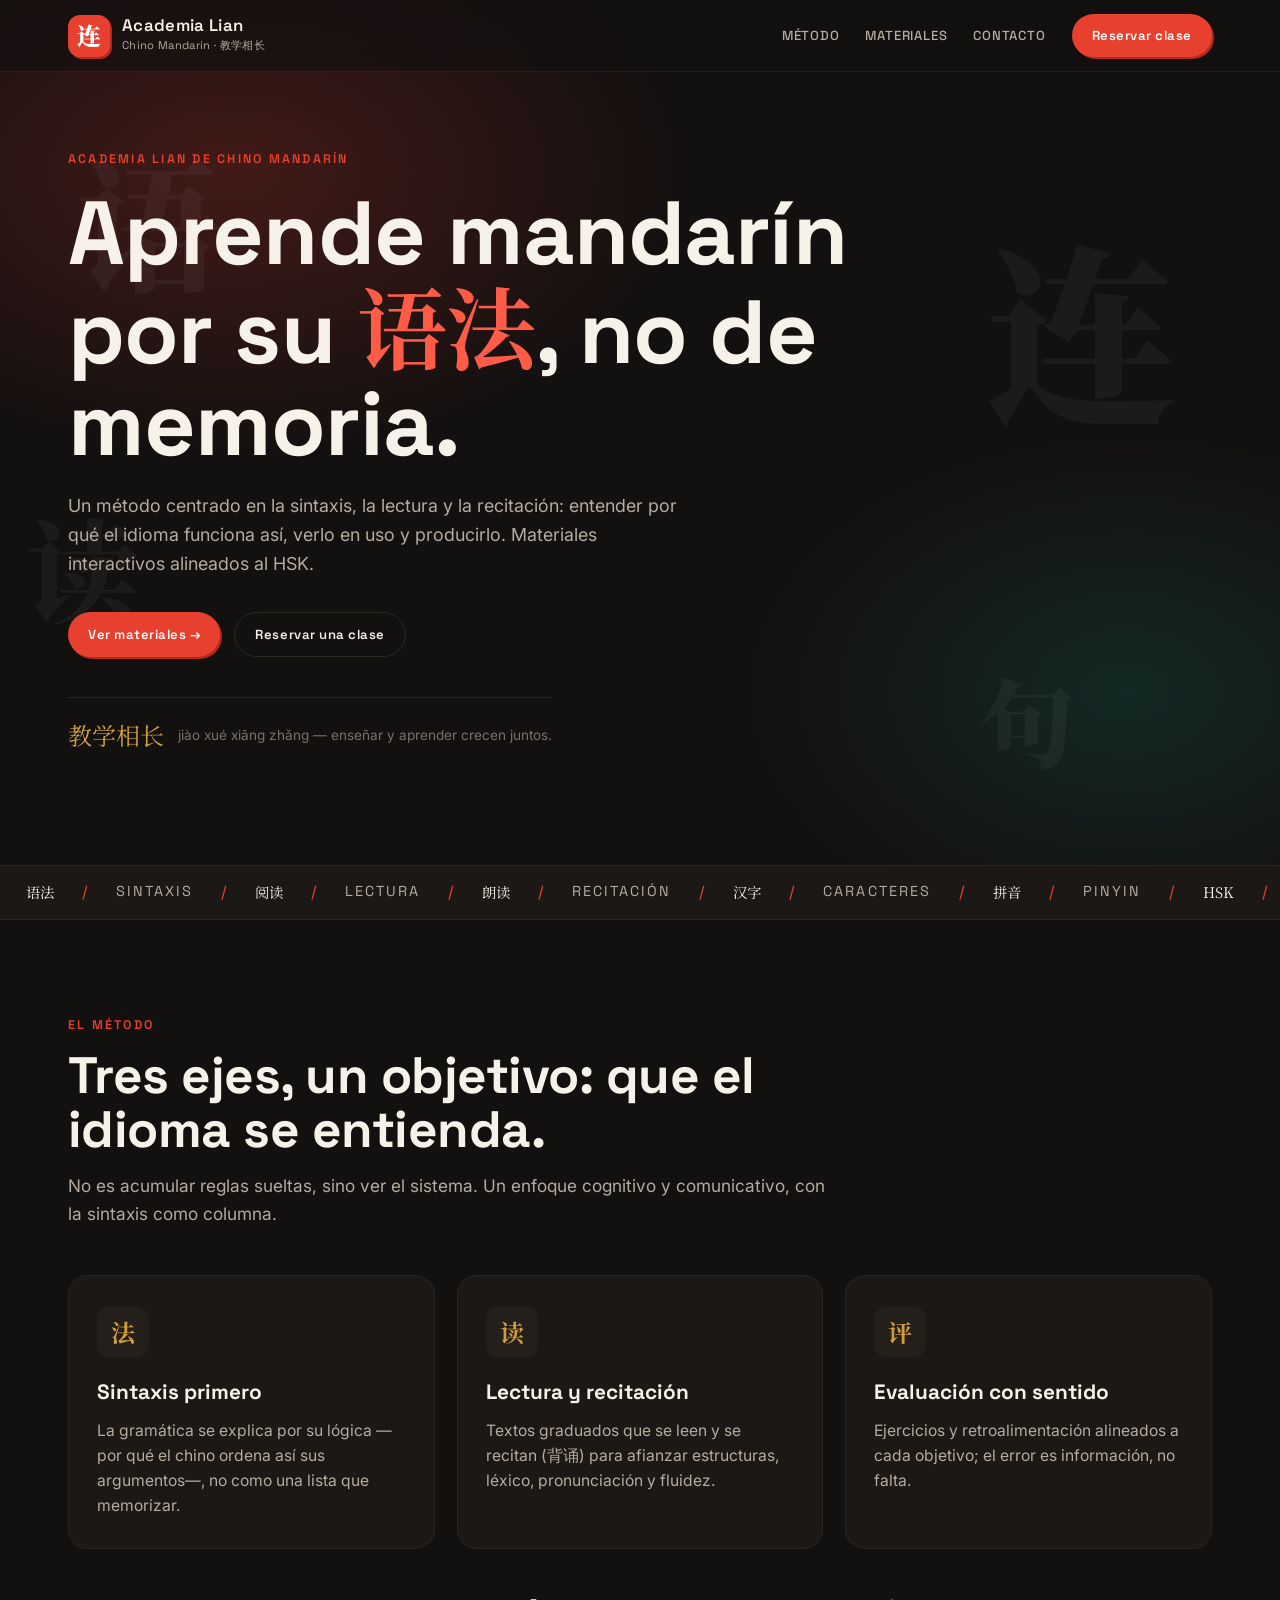
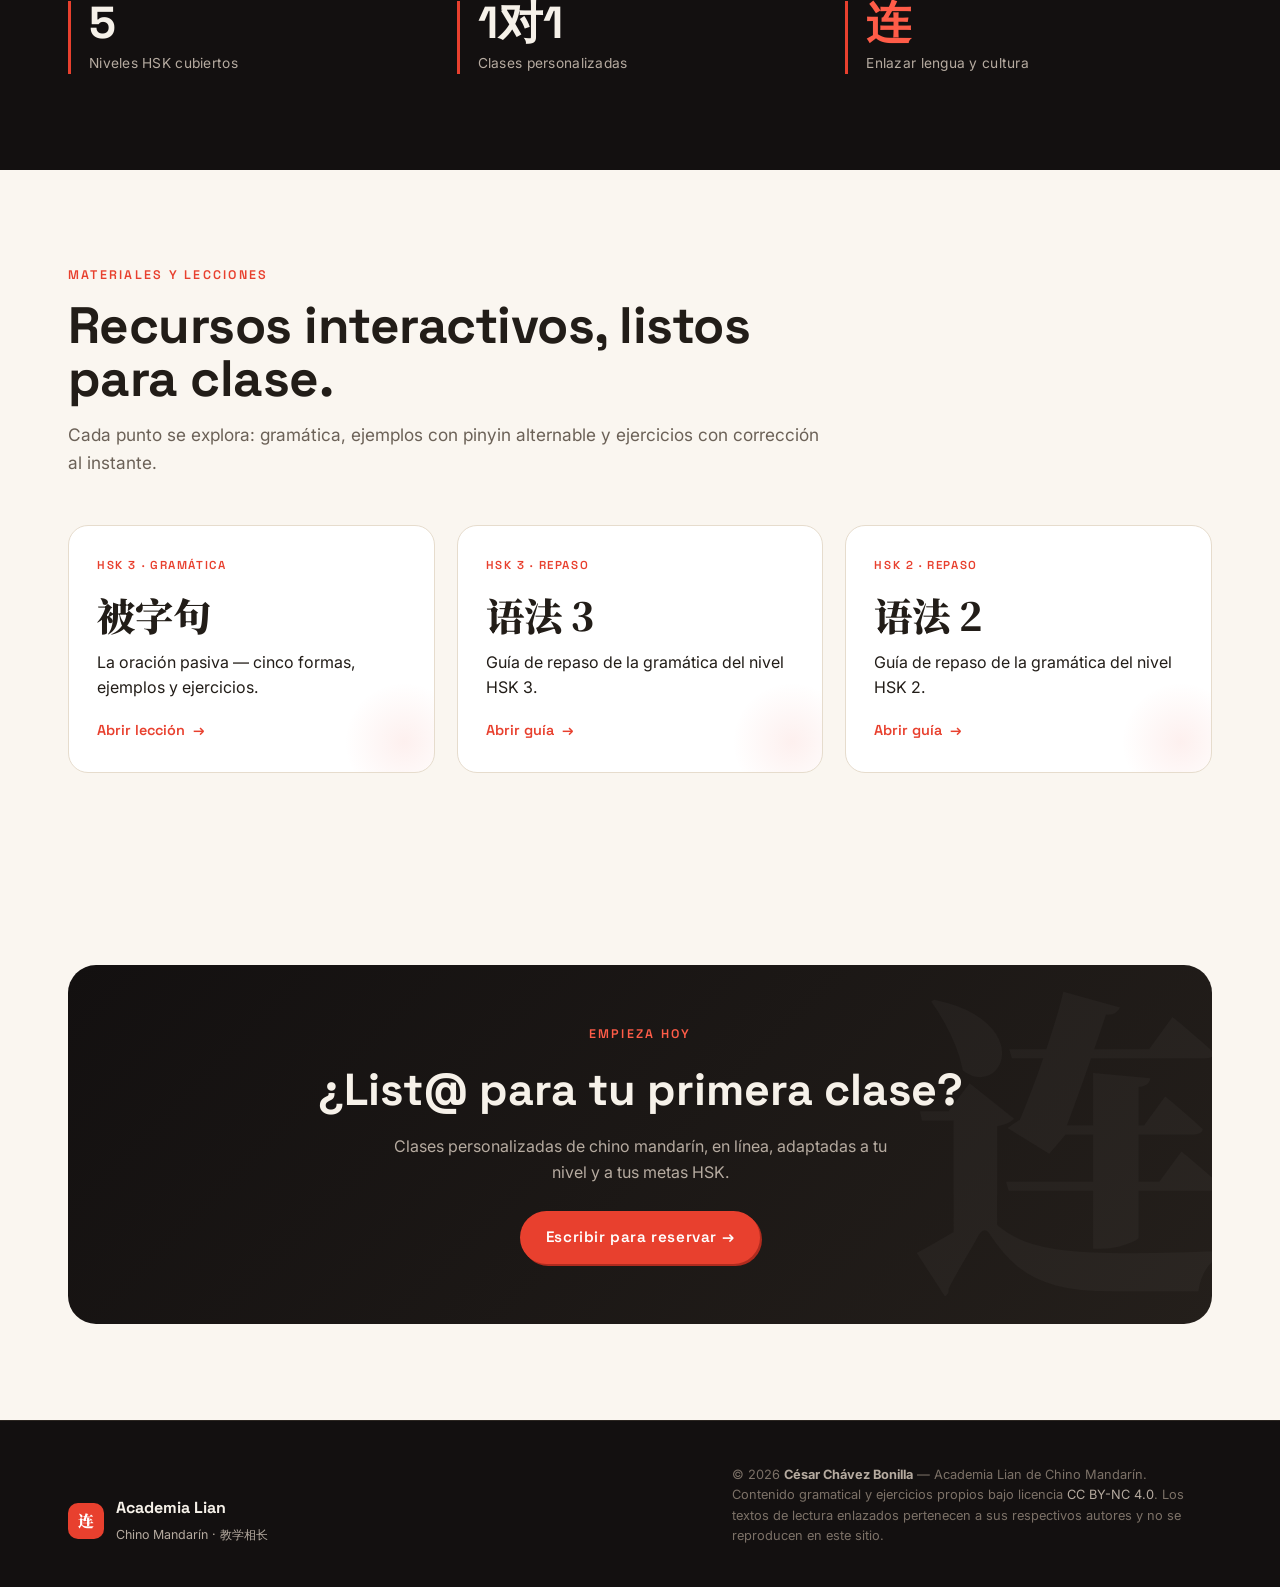
<file: index.html>
<!DOCTYPE html>
<html lang="es">
<head>
<meta charset="UTF-8">
<meta name="viewport" content="width=device-width, initial-scale=1.0">
<title>Academia Lian 连 · Chino Mandarín</title>
<meta name="description" content="Academia Lian de Chino Mandarín (连). Aprende mandarín con un método centrado en la sintaxis, la lectura y la recitación. Materiales HSK y clases.">
<link rel="preconnect" href="https://fonts.googleapis.com">
<link rel="preconnect" href="https://fonts.gstatic.com" crossorigin>
<link href="https://fonts.googleapis.com/css2?family=Space+Grotesk:wght@400;500;600;700&family=Inter:wght@400;500;600&family=Noto+Serif+SC:wght@500;700;900&family=Noto+Sans+SC:wght@400;500;700&display=swap" rel="stylesheet">
<style>
  :root{
    --ink:#131010; --ink-2:#1C1815; --ink-3:#241F1B;
    --paper:#FAF6F0; --paper-2:#F1E9DD;
    --fg:#F6F1E9; --fg-dim:#B6ABA0; --fg-mute:#7C7167;
    --vermilion:#E8402E; --vermilion-br:#FF5C48; --vermilion-dp:#B02B1E;
    --jade:#13A98F; --jade-br:#28C7AB;
    --gold:#CE9E3B;
    --line-d:#2C2621; --line-l:#E6DCCD;
    --ink-on-paper:#221D18; --dim-on-paper:#6B6157;
    --sh:0 18px 50px -28px rgba(30,15,10,.5);
  }
  *{box-sizing:border-box;}
  html{scroll-behavior:smooth;}
  body{margin:0; background:var(--paper); color:var(--ink-on-paper);
    font-family:"Inter",system-ui,-apple-system,Segoe UI,sans-serif; font-size:16px; line-height:1.6; overflow-x:hidden;-webkit-font-smoothing:antialiased;}
  h1,h2,h3,.disp,.nav a,.btn,.eyebrow{font-family:"Space Grotesk",sans-serif;}
  .zh{font-family:"Noto Sans SC",sans-serif;} .zh-serif{font-family:"Noto Serif SC",serif;}
  a{color:inherit; text-decoration:none;}
  .wrap{max-width:1200px; margin:0 auto; padding:0 28px;}
  .eyebrow{color:var(--vermilion); font-weight:600; font-size:.78rem; letter-spacing:.18em; text-transform:uppercase;}

  /* NAV */
  .nav{position:fixed; top:0; left:0; right:0; z-index:60; backdrop-filter:blur(12px); background:rgba(19,16,16,.66); border-bottom:1px solid rgba(255,255,255,.06);}
  .nav .row{display:flex; align-items:center; gap:20px; padding:14px 28px; max-width:1200px; margin:0 auto;}
  .logo{display:flex; align-items:center; gap:12px;}
  .logo .mk{width:42px; height:42px; border-radius:12px; background:var(--vermilion); color:#fff; display:flex; align-items:center; justify-content:center;
    font-family:"Noto Serif SC",serif; font-weight:900; font-size:1.5rem; box-shadow:2px 2px 0 var(--vermilion-dp);}
  .logo b{color:var(--fg); font-family:"Space Grotesk"; font-weight:600; font-size:1.05rem; line-height:1;}
  .logo span{color:var(--fg-dim); font-size:.7rem; letter-spacing:.03em;}
  .nav .links{margin-left:auto; display:flex; gap:26px; align-items:center;}
  .nav a.lk{color:var(--fg-dim); font-size:.82rem; font-weight:500; letter-spacing:.06em; text-transform:uppercase; transition:color .2s; position:relative;}
  .nav a.lk:hover{color:var(--fg);}
  .nav a.lk::after{content:""; position:absolute; left:0; bottom:-6px; width:0; height:2px; background:var(--vermilion); transition:width .25s;}
  .nav a.lk:hover::after{width:100%;}
  .btn{display:inline-flex; align-items:center; gap:8px; font-weight:600; font-size:.82rem; letter-spacing:.04em; padding:11px 20px; border-radius:999px; cursor:pointer; transition:.2s; border:0;}
  .btn-primary{background:var(--vermilion); color:#fff; box-shadow:2px 2px 0 var(--vermilion-dp);}
  .btn-primary:hover{background:var(--vermilion-br); transform:translateY(-1px);}
  .btn-ghost{border:1px solid var(--line-l); color:var(--ink-on-paper); background:transparent;}
  .btn-ghost:hover{border-color:var(--vermilion); color:var(--vermilion);}
  @media(max-width:820px){ .nav .links a.lk{display:none;} }

  /* HERO */
  .hero{position:relative; background:var(--ink); color:var(--fg); overflow:hidden; padding:150px 0 110px;}
  .hero::before{content:""; position:absolute; inset:0; background:
    radial-gradient(60% 55% at 18% 20%, rgba(232,64,46,.22), transparent 60%),
    radial-gradient(50% 50% at 88% 80%, rgba(19,169,143,.16), transparent 60%);
    animation:drift 18s ease-in-out infinite alternate;}
  @keyframes drift{from{transform:translate(0,0) scale(1);} to{transform:translate(-3%,-2%) scale(1.08);}}
  .float-han{position:absolute; font-family:"Noto Serif SC",serif; color:rgba(255,255,255,.045); font-weight:900; user-select:none; pointer-events:none; z-index:0;}
  .hero .wrap{position:relative; z-index:2;}
  .hero h1{font-size:clamp(2.8rem,7vw,5.6rem); line-height:1.02; font-weight:700; margin:.2em 0 .25em; letter-spacing:-.01em;}
  .hero h1 .zh-serif{color:var(--vermilion-br);}
  .hero .sub{max-width:56ch; color:var(--fg-dim); font-size:1.12rem;}
  .hero .cta{display:flex; gap:14px; margin-top:34px; flex-wrap:wrap;}
  .hero .motto{margin-top:40px; display:inline-flex; align-items:center; gap:14px; color:var(--fg-mute); font-size:.85rem; border-top:1px solid var(--line-d); padding-top:18px;}
  .hero .motto .zh-serif{font-size:1.5rem; color:var(--gold);}

  /* marquee */
  .marquee{background:var(--ink-2); border-top:1px solid var(--line-d); border-bottom:1px solid var(--line-d); overflow:hidden; padding:14px 0;}
  .mq-track{display:flex; gap:0; width:max-content; animation:mq 30s linear infinite;}
  .mq-track span{padding:0 26px; color:var(--fg-dim); font-family:"Space Grotesk"; letter-spacing:.14em; font-size:.9rem; text-transform:uppercase; white-space:nowrap;}
  .mq-track .zh{color:var(--fg); font-family:"Noto Serif SC"; letter-spacing:0;}
  .mq-track i{color:var(--vermilion); font-style:normal; padding:0 2px;}
  @keyframes mq{from{transform:translateX(0);} to{transform:translateX(-50%);}}

  /* SECTIONS */
  section{padding:96px 0;}
  .sec-head{max-width:760px; margin-bottom:48px;}
  .sec-head h2{font-size:clamp(2rem,4.5vw,3.2rem); line-height:1.05; margin:.25em 0 .3em; font-weight:700; letter-spacing:-.01em;}
  .sec-head p{color:var(--dim-on-paper); font-size:1.08rem; margin:0;}

  .grid{display:grid; gap:22px;} .g3{grid-template-columns:repeat(3,1fr);} .g2{grid-template-columns:repeat(2,1fr);}
  @media(max-width:900px){ .g3,.g2{grid-template-columns:1fr;} }

  .card{background:#fff; border:1px solid var(--line-l); border-radius:20px; padding:30px 28px; transition:transform .4s cubic-bezier(.2,1,.3,1), box-shadow .4s, border-color .3s;}
  .card:hover{transform:translateY(-6px); box-shadow:var(--sh); border-color:var(--vermilion);}
  .card .ic{width:52px; height:52px; border-radius:14px; display:flex; align-items:center; justify-content:center; font-size:1.5rem; margin-bottom:18px;
    background:var(--paper-2); font-family:"Noto Serif SC"; font-weight:700;}
  .card h3{font-size:1.3rem; margin:0 0 8px;}
  .card p{color:var(--dim-on-paper); font-size:.98rem; margin:0;}

  /* material cards (linked) */
  .mat{display:flex; flex-direction:column; justify-content:space-between; min-height:230px; position:relative; overflow:hidden;}
  .mat .tag{font-family:"Space Grotesk"; font-size:.72rem; letter-spacing:.14em; text-transform:uppercase; color:var(--vermilion); font-weight:600;}
  .mat .big{font-family:"Noto Serif SC"; font-size:2.4rem; font-weight:900; color:var(--ink-on-paper); margin:10px 0 4px;}
  .mat .go{margin-top:18px; display:inline-flex; align-items:center; gap:8px; font-family:"Space Grotesk"; font-weight:600; font-size:.9rem; color:var(--vermilion);}
  .mat .arrow{transition:transform .25s;} .mat:hover .arrow{transform:translateX(5px);}
  .mat.soon{opacity:.6; pointer-events:none;} .mat.soon .go{color:var(--dim-on-paper);}
  .mat::after{content:""; position:absolute; right:-30px; bottom:-30px; width:120px; height:120px; border-radius:50%; background:radial-gradient(circle,rgba(232,64,46,.08),transparent 70%);}

  /* método band dark */
  .band{background:var(--ink); color:var(--fg);}
  .band .sec-head p{color:var(--fg-dim);}
  .band .card{background:var(--ink-2); border-color:var(--line-d);}
  .band .card:hover{border-color:var(--vermilion);}
  .band .card h3{color:var(--fg);} .band .card p{color:var(--fg-dim);} .band .card .ic{background:var(--ink-3); color:var(--gold);}

  /* stats */
  .stats{display:grid; grid-template-columns:repeat(3,1fr); gap:22px;}
  @media(max-width:700px){ .stats{grid-template-columns:1fr;} }
  .stat{border-left:3px solid var(--vermilion); padding-left:18px;}
  .stat .n{font-family:"Space Grotesk"; font-weight:700; font-size:2.8rem; line-height:1; color:var(--ink-on-paper);}
  .band .stat .n{color:var(--fg);}
  .stat .l{color:var(--dim-on-paper); font-size:.86rem; margin-top:6px; letter-spacing:.02em;}
  .band .stat .l{color:var(--fg-dim);}

  /* contacto */
  .contact{background:linear-gradient(135deg,var(--ink) 0%,var(--ink-3) 100%); color:var(--fg); border-radius:28px; padding:60px 44px; text-align:center; position:relative; overflow:hidden;}
  .contact::before{content:"连"; position:absolute; right:-20px; bottom:-60px; font-family:"Noto Serif SC"; font-weight:900; font-size:20rem; color:rgba(255,255,255,.03);}
  .contact h2{font-size:clamp(1.8rem,4vw,2.8rem); margin:.2em 0; position:relative;}
  .contact p{color:var(--fg-dim); max-width:52ch; margin:0 auto 26px; position:relative;}

  footer{background:var(--ink); color:var(--fg-mute); padding:44px 0 40px; border-top:1px solid var(--line-d);}
  footer .row{display:flex; justify-content:space-between; gap:20px; flex-wrap:wrap; align-items:flex-end;}
  footer .lic{font-size:.8rem; line-height:1.6; max-width:60ch;} footer a{color:var(--fg-dim);} footer a:hover{color:var(--vermilion-br);}
  footer .fl{display:flex; align-items:center; gap:12px; color:var(--fg);}
  footer .fl .mk{width:36px;height:36px;border-radius:10px;background:var(--vermilion);color:#fff;display:flex;align-items:center;justify-content:center;font-family:"Noto Serif SC";font-weight:900;}

  /* reveal */
  .rv{opacity:0; transform:translateY(34px); transition:opacity .8s cubic-bezier(.22,1,.36,1), transform .8s cubic-bezier(.22,1,.36,1);}
  .rv.in{opacity:1; transform:none;}
  .stg>*{opacity:0; transform:translateY(26px); transition:opacity .7s cubic-bezier(.22,1,.36,1), transform .7s cubic-bezier(.22,1,.36,1);}
  .stg.in>*{opacity:1; transform:none;}
  .stg.in>*:nth-child(2){transition-delay:.09s;} .stg.in>*:nth-child(3){transition-delay:.18s;} .stg.in>*:nth-child(4){transition-delay:.27s;}
  @media (prefers-reduced-motion: reduce){ .rv,.stg>*{opacity:1; transform:none;} .hero::before,.mq-track{animation:none;} }
</style>
</head>
<body>

<nav class="nav"><div class="row">
  <a class="logo" href="index.html"><span class="mk">连</span><span><b>Academia Lian</b><br><span>Chino Mandarín · 教学相长</span></span></a>
  <div class="links">
    <a class="lk" href="#metodo">Método</a>
    <a class="lk" href="#materiales">Materiales</a>
    <a class="lk" href="#contacto">Contacto</a>
    <a class="btn btn-primary" href="#contacto">Reservar clase</a>
  </div>
</div></nav>

<!-- HERO -->
<header class="hero">
  <div class="float-han" style="top:12%; left:6%; font-size:9rem;">语</div>
  <div class="float-han" style="top:55%; left:2%; font-size:7rem;">读</div>
  <div class="float-han" style="top:20%; right:8%; font-size:12rem;">连</div>
  <div class="float-han" style="bottom:8%; right:16%; font-size:6rem;">句</div>
  <div class="wrap">
    <div class="rv in">
      <div class="eyebrow">Academia Lian de Chino Mandarín</div>
      <h1>Aprende mandarín<br>por su <span class="zh-serif">语法</span>, no de memoria.</h1>
      <p class="sub">Un método centrado en la sintaxis, la lectura y la recitación: entender por qué el idioma funciona así, verlo en uso y producirlo. Materiales interactivos alineados al HSK.</p>
      <div class="cta">
        <a class="btn btn-primary" href="#materiales">Ver materiales →</a>
        <a class="btn btn-ghost" style="color:var(--fg);border-color:var(--line-d);" href="#contacto">Reservar una clase</a>
      </div>
      <div class="motto"><span class="zh-serif">教学相长</span><span>jiào xué xiāng zhǎng — enseñar y aprender crecen juntos.</span></div>
    </div>
  </div>
</header>

<div class="marquee"><div class="mq-track" id="mq">
  <span class="zh">语法</span><i>/</i><span>Sintaxis</span><i>/</i><span class="zh">阅读</span><i>/</i><span>Lectura</span><i>/</i><span class="zh">朗读</span><i>/</i><span>Recitación</span><i>/</i><span class="zh">汉字</span><i>/</i><span>Caracteres</span><i>/</i><span class="zh">拼音</span><i>/</i><span>Pinyin</span><i>/</i><span class="zh">HSK</span><i>/</i>
  <span class="zh">语法</span><i>/</i><span>Sintaxis</span><i>/</i><span class="zh">阅读</span><i>/</i><span>Lectura</span><i>/</i><span class="zh">朗读</span><i>/</i><span>Recitación</span><i>/</i><span class="zh">汉字</span><i>/</i><span>Caracteres</span><i>/</i><span class="zh">拼音</span><i>/</i><span>Pinyin</span><i>/</i><span class="zh">HSK</span><i>/</i>
</div></div>

<!-- MÉTODO -->
<section class="band" id="metodo">
  <div class="wrap">
    <div class="sec-head rv">
      <div class="eyebrow">El método</div>
      <h2>Tres ejes, un objetivo: que el idioma se entienda.</h2>
      <p>No es acumular reglas sueltas, sino ver el sistema. Un enfoque cognitivo y comunicativo, con la sintaxis como columna.</p>
    </div>
    <div class="grid g3 stg">
      <div class="card"><div class="ic">法</div><h3>Sintaxis primero</h3><p>La gramática se explica por su lógica —por qué el chino ordena así sus argumentos—, no como una lista que memorizar.</p></div>
      <div class="card"><div class="ic">读</div><h3>Lectura y recitación</h3><p>Textos graduados que se leen y se recitan (背诵) para afianzar estructuras, léxico, pronunciación y fluidez.</p></div>
      <div class="card"><div class="ic">评</div><h3>Evaluación con sentido</h3><p>Ejercicios y retroalimentación alineados a cada objetivo; el error es información, no falta.</p></div>
    </div>
    <div class="stats stg" style="margin-top:52px;">
      <div class="stat"><div class="n" data-c="6">0</div><div class="l">Niveles HSK cubiertos</div></div>
      <div class="stat"><div class="n zh" data-txt="1对1">·</div><div class="l">Clases personalizadas</div></div>
      <div class="stat"><div class="n zh-serif" style="color:var(--vermilion-br)">连</div><div class="l">Enlazar lengua y cultura</div></div>
    </div>
  </div>
</section>

<!-- MATERIALES -->
<section id="materiales">
  <div class="wrap">
    <div class="sec-head rv">
      <div class="eyebrow">Materiales y lecciones</div>
      <h2>Recursos interactivos, listos para clase.</h2>
      <p>Cada punto se explora: gramática, ejemplos con pinyin alternable y ejercicios con corrección al instante.</p>
    </div>
    <div class="grid g3 stg">
      <a class="card mat" href="hsk3-oracion-pasiva-beiziju.html">
        <div><div class="tag">HSK 3 · Gramática</div><div class="big zh-serif">被字句</div><div>La oración pasiva — cinco formas, ejemplos y ejercicios.</div></div>
        <span class="go">Abrir lección <span class="arrow">→</span></span>
      </a>
      <a class="card mat" href="gramatica-hsk3.html">
        <div><div class="tag">HSK 3 · Repaso</div><div class="big zh-serif">语法 3</div><div>Guía de repaso de la gramática del nivel HSK 3.</div></div>
        <span class="go">Abrir guía <span class="arrow">→</span></span>
      </a>
      <a class="card mat" href="gramatica-hsk2.html">
        <div><div class="tag">HSK 2 · Repaso</div><div class="big zh-serif">语法 2</div><div>Guía de repaso de la gramática del nivel HSK 2.</div></div>
        <span class="go">Abrir guía <span class="arrow">→</span></span>
      </a>
    </div>
  </div>
</section>

<!-- CONTACTO -->
<section id="contacto">
  <div class="wrap">
    <div class="contact rv">
      <div class="eyebrow" style="color:var(--vermilion-br)">Empieza hoy</div>
      <h2>¿List@ para tu primera clase?</h2>
      <p>Clases personalizadas de chino mandarín, en línea, adaptadas a tu nivel y a tus metas HSK.</p>
      <a class="btn btn-primary" href="mailto:frjkerr@gmail.com?subject=Clase%20de%20chino%20—%20Academia%20Lian" style="font-size:.95rem;padding:14px 26px;">Escribir para reservar →</a>
    </div>
  </div>
</section>

<footer>
  <div class="wrap row">
    <div class="fl"><span class="mk">连</span><div><b style="font-family:'Space Grotesk'">Academia Lian</b><br><span style="font-size:.78rem;color:var(--fg-dim)">Chino Mandarín · 教学相长</span></div></div>
    <div class="lic">
      © 2026 <b style="color:var(--fg-dim)">César Chávez Bonilla</b> — Academia Lian de Chino Mandarín. Contenido gramatical y ejercicios propios bajo licencia
      <a href="https://creativecommons.org/licenses/by-nc/4.0/deed.es" target="_blank" rel="noopener">CC BY-NC 4.0</a>.
      Los textos de lectura enlazados pertenecen a sus respectivos autores y no se reproducen en este sitio.
    </div>
  </div>
</footer>

<script>
  // reveal
  const io=new IntersectionObserver((es)=>{es.forEach(e=>{if(e.isIntersecting){e.target.classList.add('in'); io.unobserve(e.target);}});},{threshold:.14, rootMargin:"0px 0px -50px 0px"});
  document.querySelectorAll('.rv,.stg').forEach(el=>io.observe(el));
  // counter
  const co=new IntersectionObserver((es)=>{es.forEach(e=>{if(!e.isIntersecting)return; const el=e.target; const t=+el.dataset.c; let s=null;
    const step=(n)=>{if(!s)s=n; const p=Math.min((n-s)/1200,1); el.textContent=Math.floor((1-Math.pow(1-p,3))*t); if(p<1)requestAnimationFrame(step); else el.textContent=t;}; requestAnimationFrame(step); co.unobserve(el);});},{threshold:.6});
  document.querySelectorAll('.n[data-c]').forEach(el=>co.observe(el));
  document.querySelectorAll('.n[data-txt]').forEach(el=>el.textContent=el.dataset.txt);
</script>
</body>
</html>
</file>
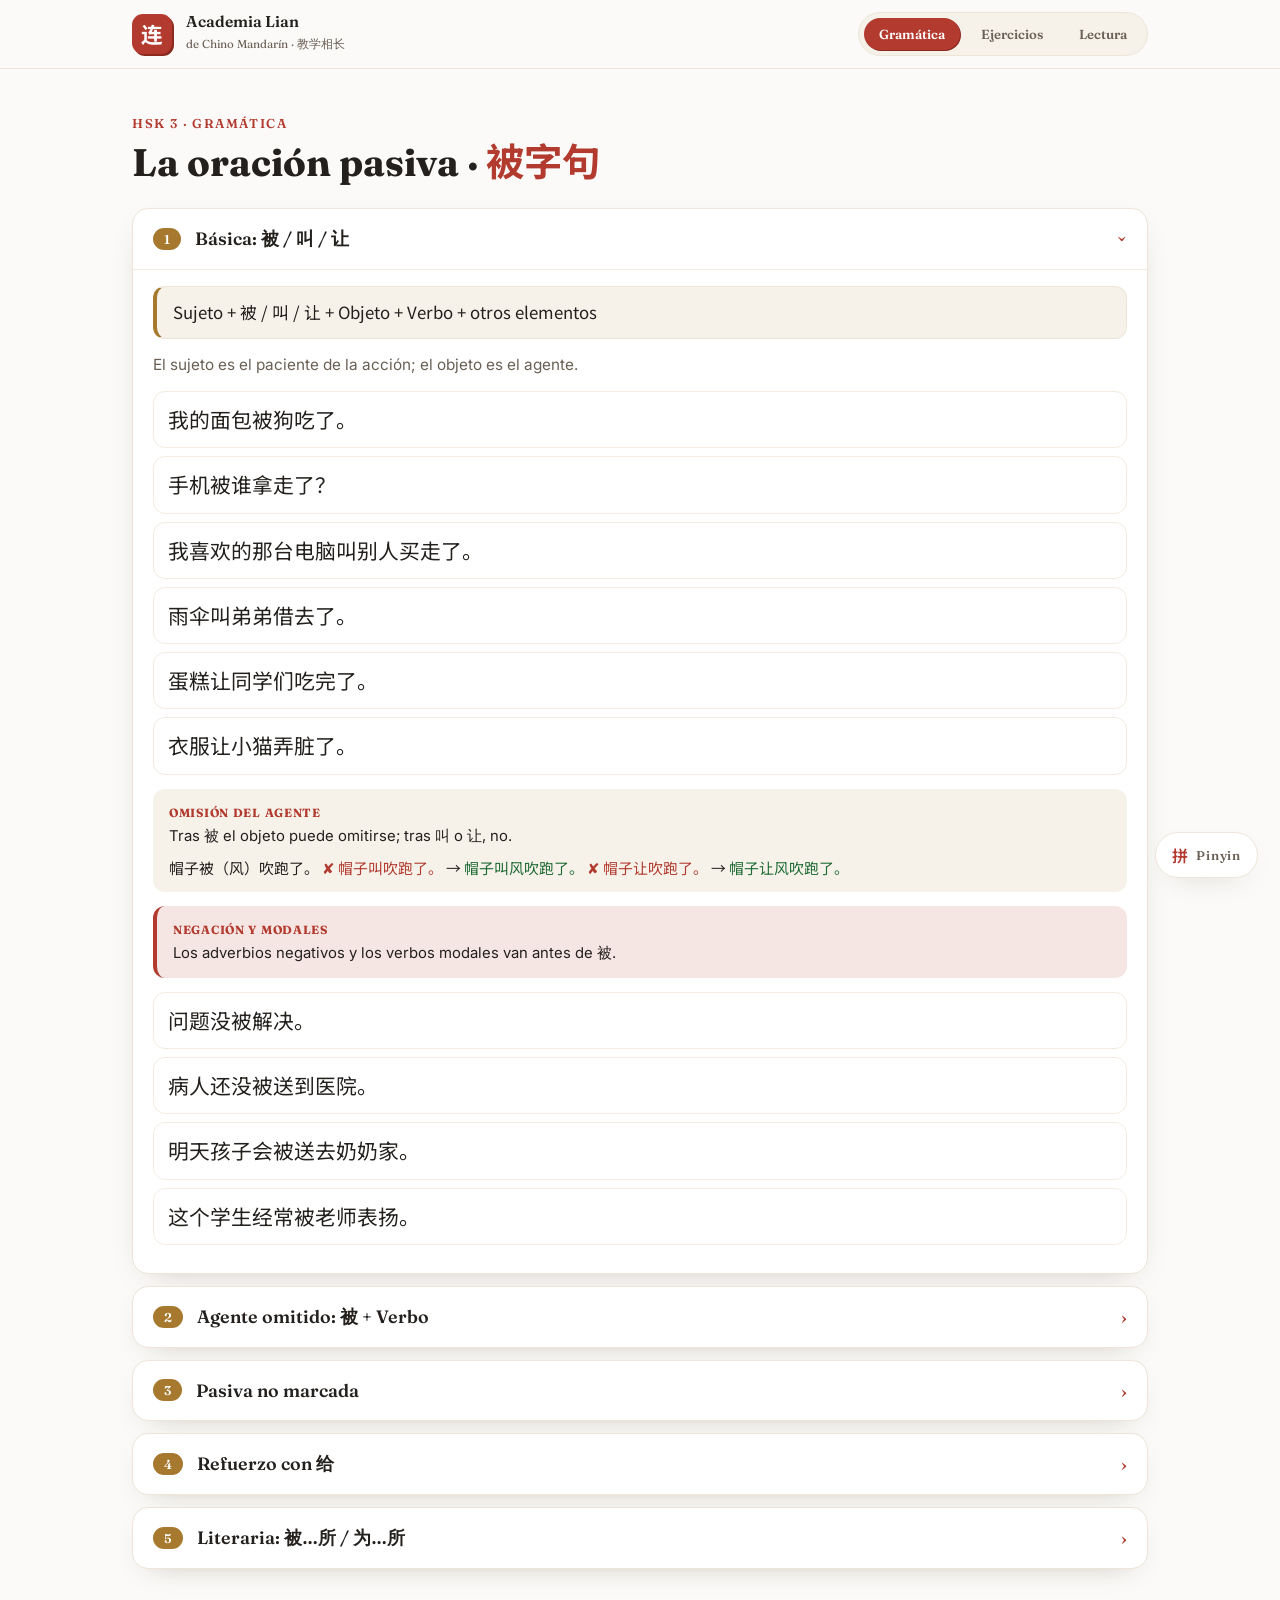
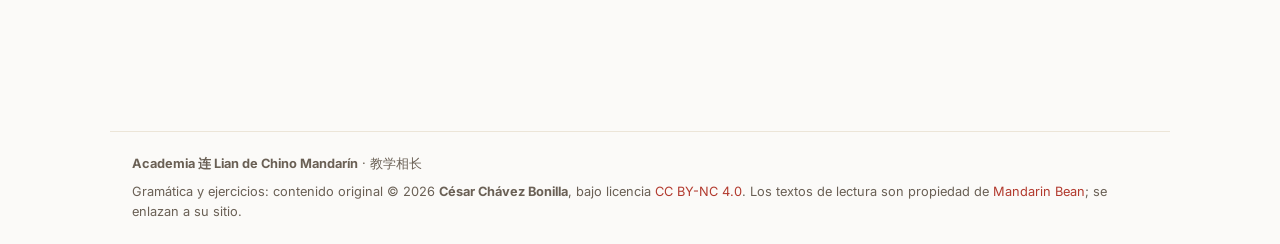
<file: hsk3-oracion-pasiva-beiziju.html>
<!DOCTYPE html>
<html lang="es">
<head>
<meta charset="UTF-8">
<meta name="viewport" content="width=device-width, initial-scale=1.0">
<title>被字句 · La oración pasiva · HSK 3 — Academia Lian</title>
<meta name="description" content="La oración pasiva en chino (被字句) para HSK 3: cinco formas, ejemplos y ejercicios interactivos. Academia Lian de Chino Mandarín.">
<link rel="preconnect" href="https://fonts.googleapis.com">
<link rel="preconnect" href="https://fonts.gstatic.com" crossorigin>
<link href="https://fonts.googleapis.com/css2?family=Fraunces:ital,opsz,wght@0,9..144,500;0,9..144,600;0,9..144,700&family=Inter:wght@400;500;600&family=Noto+Sans+SC:wght@400;500;700&display=swap" rel="stylesheet">
<style>
  :root{
    --bg:#FBFAF8; --surface:#FFFFFF; --surface-2:#F6F2EA;
    --ink:#23201D; --ink-soft:#6A6055; --line:#ECE5D8; --line-soft:#F2ECE0;
    --cinnabar:#B23A2E; --cinnabar-deep:#8C2A20; --gold:#A6792F;
    --ok:#1E6B33; --ok-bg:#E7F1E9; --no:#B23A2E; --no-bg:#F6E6E3;
    --shadow:0 10px 30px -18px rgba(60,40,20,.35);
  }
  *{box-sizing:border-box;}
  html{scroll-behavior:smooth;}
  body{margin:0; background:var(--bg); color:var(--ink);
    font-family:"Inter",system-ui,-apple-system,Segoe UI,Roboto,sans-serif; font-size:16px; line-height:1.6;}
  .han{font-family:"Noto Sans SC","Inter",sans-serif;}
  h1,h2,h3,.brand,.tab{font-family:"Fraunces",Georgia,serif;}
  a{color:var(--cinnabar); text-decoration:none;} a:hover{text-decoration:underline;}

  .topbar{position:sticky; top:0; z-index:50; background:rgba(251,250,248,.9); backdrop-filter:blur(10px); border-bottom:1px solid var(--line);}
  .topbar .row{max-width:1060px; margin:0 auto; padding:12px 22px; display:flex; align-items:center; gap:16px; flex-wrap:wrap;}
  .logomark{font-family:"Noto Sans SC",sans-serif; font-weight:700; font-size:1.35rem; color:#fff; background:var(--cinnabar);
    width:40px; height:40px; border-radius:11px; display:flex; align-items:center; justify-content:center; box-shadow:2px 2px 0 var(--cinnabar-deep);}
  .brand b{font-weight:600; font-size:.98rem; display:block; line-height:1.1;}
  .brand span{font-size:.72rem; color:var(--ink-soft);}
  .tabs{margin-left:auto; display:flex; gap:6px; background:var(--surface-2); padding:5px; border-radius:999px; border:1px solid var(--line);}
  .tab{font-size:.82rem; font-weight:600; color:var(--ink-soft); background:transparent; border:0; padding:8px 15px; border-radius:999px; cursor:pointer; transition:.18s; white-space:nowrap;}
  .tab:hover{color:var(--cinnabar);}
  .tab.active{color:#fff; background:var(--cinnabar); box-shadow:1px 1px 0 var(--cinnabar-deep);}

  .wrap{max-width:1060px; margin:0 auto; padding:26px 22px 90px;}
  .titleblock{margin:18px 0 24px;}
  .kick{color:var(--cinnabar); font-weight:600; font-size:.8rem; letter-spacing:.12em; text-transform:uppercase; font-family:"Fraunces",serif;}
  h1{font-size:2.4rem; margin:.15em 0 0; font-weight:700; line-height:1.08;}
  h1 .han{color:var(--cinnabar);}

  .panel{display:none; animation:fade .25s ease;}
  .panel.active{display:block;}
  @keyframes fade{from{opacity:0; transform:translateY(6px);} to{opacity:1; transform:none;}}

  .acc{border:1px solid var(--line); border-radius:16px; background:var(--surface); overflow:hidden; margin:12px 0; box-shadow:var(--shadow);}
  .acc-head{display:flex; align-items:center; gap:14px; width:100%; text-align:left; background:transparent; border:0; cursor:pointer;
    padding:18px 20px; font-family:"Fraunces",serif; font-size:1.12rem; font-weight:600; color:var(--ink);}
  .acc-head .idx{font-size:.8rem; color:#fff; background:var(--gold); border-radius:999px; padding:3px 11px; font-weight:600;}
  .acc-head .arw{margin-left:auto; transition:.2s; color:var(--cinnabar); font-size:1.1rem;}
  .acc.open .acc-head .arw{transform:rotate(90deg);}
  .acc-body{display:none; padding:2px 20px 20px; border-top:1px solid var(--line-soft);}
  .acc.open .acc-body{display:block;}

  .formula{font-family:"Noto Sans SC",sans-serif; background:var(--surface-2); border:1px solid var(--line); border-left:4px solid var(--gold);
    border-radius:12px; padding:12px 16px; margin:14px 0; font-size:1.05rem;}
  .exp{color:var(--ink-soft); font-size:.96rem; margin:6px 0 0;}
  .note{background:var(--surface-2); border-radius:12px; padding:12px 16px; margin:14px 0; font-size:.93rem;}
  .note.warn{border-left:4px solid var(--cinnabar); background:var(--no-bg);}
  .note b.lbl{color:var(--cinnabar); font-size:.74rem; letter-spacing:.06em; text-transform:uppercase; font-family:"Fraunces",serif;}
  .bad{color:var(--no);} .good{color:var(--ok);}
  .fixed{font-family:"Noto Sans SC",sans-serif;}

  ul.ex{list-style:none; padding:0; margin:14px 0 4px;}
  ul.ex li{padding:11px 14px; border:1px solid var(--line-soft); border-radius:12px; margin:8px 0; cursor:pointer; transition:.15s; background:var(--surface);}
  ul.ex li:hover{border-color:var(--line); box-shadow:var(--shadow);}
  .zh-ex{font-family:"Noto Sans SC",sans-serif; font-size:1.3rem; color:var(--ink);}
  .py{display:none; color:var(--gold); font-size:.9rem; margin-top:3px;}
  body.show-pinyin .py{display:block;}
  .gloss{display:none; color:var(--ink-soft); font-style:italic; font-size:.9rem; margin-top:3px;}
  li.reveal .gloss{display:block;}

  /* botón pinyin */
  #pybtn{position:fixed; right:22px; bottom:22px; z-index:99; display:inline-flex; align-items:center; gap:8px; padding:10px 16px;
    font-family:"Fraunces",serif; font-weight:600; font-size:.8rem; letter-spacing:.06em; color:var(--ink-soft); background:var(--surface);
    border:1px solid var(--line); border-radius:999px; box-shadow:var(--shadow); cursor:pointer; transition:.15s;}
  #pybtn:hover{color:var(--cinnabar);}
  #pybtn .h{font-family:"Noto Sans SC",serif; color:var(--cinnabar); font-size:1rem;}
  body.show-pinyin #pybtn{color:#fff; background:var(--cinnabar); border-color:var(--cinnabar);}
  body.show-pinyin #pybtn .h{color:#fff;}

  /* ejercicios */
  .ex-sub{display:flex; gap:8px; flex-wrap:wrap; margin:6px 0 18px;}
  .ex-sub button{font-family:"Fraunces",serif; font-size:.8rem; font-weight:600; color:var(--ink-soft); background:var(--surface);
    border:1px solid var(--line); padding:7px 14px; border-radius:999px; cursor:pointer; transition:.15s;}
  .ex-sub button.active{color:#fff; background:var(--cinnabar); border-color:var(--cinnabar);}
  .drill{display:none;} .drill.active{display:block;}
  .q{background:var(--surface); border:1px solid var(--line); border-radius:14px; padding:16px 18px; margin:12px 0; box-shadow:var(--shadow);}
  .q .stem{font-family:"Noto Sans SC",sans-serif; font-size:1.15rem; margin-bottom:10px;}
  .opts{display:flex; flex-direction:column; gap:8px;}
  .opt{font-family:"Noto Sans SC",sans-serif; font-size:1.08rem; text-align:left; background:var(--surface); border:1px solid var(--line);
    padding:11px 14px; border-radius:11px; cursor:pointer; transition:.15s;}
  .opt:hover{border-color:var(--cinnabar);}
  .opt.correct{background:var(--ok-bg); border-color:var(--ok); color:var(--ok);}
  .opt.wrong{background:var(--no-bg); border-color:var(--no); color:var(--no);}
  .fb{display:none; margin-top:10px; padding-top:10px; border-top:1px dashed var(--line); font-size:.9rem; color:var(--ink-soft);}
  .q.answered .fb{display:block;}
  .fb .sol{font-family:"Noto Sans SC",sans-serif; color:var(--ink); font-size:1.05rem;}

  .read{display:grid; grid-template-columns:repeat(3,1fr); gap:14px;}
  @media(max-width:720px){ .read{grid-template-columns:1fr;} .tabs{width:100%; justify-content:space-between;} h1{font-size:1.9rem;} }
  .read a.rc{display:block; background:var(--surface); border:1px solid var(--line); border-radius:16px; padding:22px 20px; box-shadow:var(--shadow); transition:.18s; text-align:center;}
  .read a.rc:hover{transform:translateY(-2px); border-color:var(--cinnabar); text-decoration:none;}
  .read .zh{font-family:"Noto Sans SC",sans-serif; font-size:1.45rem; color:var(--cinnabar); font-weight:700;}

  footer{margin-top:60px; padding:22px; border-top:1px solid var(--line); color:var(--ink-soft); font-size:.8rem; max-width:1060px; margin:60px auto 0;}
  footer .lic{margin-top:8px; line-height:1.55;}
  @media print{ .topbar,.ex-sub,#pybtn{display:none;} .panel{display:block!important;} .acc-body{display:block!important;} }
</style>
</head>
<body>

<div class="topbar"><div class="row">
  <a href="index.html" style="display:flex;align-items:center;gap:14px;text-decoration:none;color:inherit">
    <div class="logomark">连</div>
    <div class="brand"><b>Academia Lian</b><span>de Chino Mandarín · 教学相长</span></div>
  </a>
  <nav class="tabs" id="tabs">
    <button class="tab active" data-t="g">Gramática</button>
    <button class="tab" data-t="e">Ejercicios</button>
    <button class="tab" data-t="l">Lectura</button>
  </nav>
</div></div>

<div class="wrap">
  <div class="titleblock">
    <div class="kick">HSK 3 · Gramática</div>
    <h1>La oración pasiva · <span class="han">被字句</span></h1>
  </div>

  <!-- ============ GRAMÁTICA ============ -->
  <div class="panel active" id="p-g">

    <div class="acc open">
      <button class="acc-head"><span class="idx">1</span> Básica: 被 / 叫 / 让 <span class="arw">›</span></button>
      <div class="acc-body">
        <div class="formula">Sujeto + 被 / 叫 / 让 + Objeto + Verbo + otros elementos</div>
        <p class="exp">El sujeto es el paciente de la acción; el objeto es el agente.</p>
        <ul class="ex">
          <li><div class="zh-ex">我的面包被狗吃了。</div><div class="py">Wǒ de miànbāo bèi gǒu chīle.</div><div class="gloss">Mi pan se lo comió un perro.</div></li>
          <li><div class="zh-ex">手机被谁拿走了？</div><div class="py">Shǒujī bèi shéi ná zǒule?</div><div class="gloss">¿Quién se llevó el celular?</div></li>
          <li><div class="zh-ex">我喜欢的那台电脑叫别人买走了。</div><div class="py">Wǒ xǐhuān de nà tái diànnǎo jiào biérén mǎi zǒule.</div><div class="gloss">La computadora que me gustaba se la compró otra persona.</div></li>
          <li><div class="zh-ex">雨伞叫弟弟借去了。</div><div class="py">Yǔsǎn jiào dìdi jiè qùle.</div><div class="gloss">El paraguas se lo llevó prestado mi hermano menor.</div></li>
          <li><div class="zh-ex">蛋糕让同学们吃完了。</div><div class="py">Dàngāo ràng tóngxuémen chī wánle.</div><div class="gloss">El pastel se lo acabaron los compañeros.</div></li>
          <li><div class="zh-ex">衣服让小猫弄脏了。</div><div class="py">Yīfu ràng xiǎomāo nòng zāng le.</div><div class="gloss">La ropa la ensució el gatito.</div></li>
        </ul>
        <div class="note"><b class="lbl">Omisión del agente</b><br>Tras 被 el objeto puede omitirse; tras 叫 o 让, no.
          <div style="margin-top:8px;" class="fixed">帽子被（风）吹跑了。<span class="bad"> ✘ 帽子叫吹跑了。</span> → <span class="good">帽子叫风吹跑了。</span><span class="bad"> ✘ 帽子让吹跑了。</span> → <span class="good">帽子让风吹跑了。</span></div>
        </div>
        <div class="note warn"><b class="lbl">Negación y modales</b><br>Los adverbios negativos y los verbos modales van antes de 被.</div>
        <ul class="ex">
          <li><div class="zh-ex">问题没被解决。</div><div class="py">Wèntí méi bèi jiějué.</div><div class="gloss">El problema no se resolvió.</div></li>
          <li><div class="zh-ex">病人还没被送到医院。</div><div class="py">Bìngrén hái méi bèi sòng dào yīyuàn.</div><div class="gloss">El paciente aún no ha sido llevado al hospital.</div></li>
          <li><div class="zh-ex">明天孩子会被送去奶奶家。</div><div class="py">Míngtiān háizi huì bèi sòng qù nǎinai jiā.</div><div class="gloss">Mañana llevarán al niño a casa de la abuela.</div></li>
          <li><div class="zh-ex">这个学生经常被老师表扬。</div><div class="py">Zhège xuéshēng jīngcháng bèi lǎoshī biǎoyáng.</div><div class="gloss">A este alumno lo elogia con frecuencia el profesor.</div></li>
        </ul>
      </div>
    </div>

    <div class="acc">
      <button class="acc-head"><span class="idx">2</span> Agente omitido: 被 + Verbo <span class="arw">›</span></button>
      <div class="acc-body">
        <div class="formula">Sujeto + 被 + Verbo + otros elementos</div>
        <p class="exp">El sujeto es el paciente; no hace falta mencionar al agente. Se enfatiza la acción.</p>
        <ul class="ex">
          <li><div class="zh-ex">公司的门早就被关上了。</div><div class="py">Gōngsī de mén zǎo jiù bèi guān shàng le.</div><div class="gloss">La puerta de la empresa ya estaba cerrada desde hacía rato.</div></li>
          <li><div class="zh-ex">那个电脑被买走了。</div><div class="py">Nàgè diànnǎo bèi mǎi zǒu le.</div><div class="gloss">Esa computadora ya la compraron.</div></li>
          <li><div class="zh-ex">他的父母被请去开会了。</div><div class="py">Tā de fùmǔ bèi qǐng qù kāihuì le.</div><div class="gloss">A sus padres los invitaron a una reunión.</div></li>
        </ul>
        <div class="note warn"><b class="lbl">Restricción</b><br>En esta forma no se usa con 给, 所 ni 把.
          <div style="margin-top:8px;" class="fixed"><span class="bad">✘ 农田被所淹没了。</span> → <span class="good">农田被淹没了。</span> / 农田被大水所淹没了。<br><span class="bad">✘ 乔丹被给称为"飞人"。</span> → <span class="good">乔丹被称为"飞人"。</span> / 乔丹被大家给称为"飞人"。</div>
        </div>
        <div class="note"><b class="lbl">被 + monosílabo (frases fijas, matiz desfavorable)</b><br>
          <span class="fixed">被盗</span> ser robado · <span class="fixed">被告</span> ser acusado · <span class="fixed">被迫</span> ser forzado · <span class="fixed">被捕</span> ser arrestado · <span class="fixed">被害</span> ser asesinado.</div>
      </div>
    </div>

    <div class="acc">
      <button class="acc-head"><span class="idx">3</span> Pasiva no marcada <span class="arw">›</span></button>
      <div class="acc-body">
        <div class="formula">Nombre (paciente) + Verbo + (otros)　·　neg.: Nombre + 没(有)/还没有 + Verbo</div>
        <p class="exp">Pasiva sin marca (被/叫/让). Forma afirmativa con sentido pasivo; muy frecuente en el habla.</p>
        <ul class="ex">
          <li><div class="zh-ex">碗洗了吗？</div><div class="py">Wǎn xǐ le ma?</div><div class="gloss">¿Ya se lavaron los platos?</div></li>
          <li><div class="zh-ex">衣服都穿破了！</div><div class="py">Yīfu dōu chuān pò le.</div><div class="gloss">La ropa ya está gastada de tanto usarla.</div></li>
          <li><div class="zh-ex">晚饭做好了。</div><div class="py">Wǎnfàn zuò hǎo le.</div><div class="gloss">La cena ya está lista.</div></li>
          <li><div class="zh-ex">作业没写完，不能去玩。</div><div class="py">Zuòyè méi xiě wán, bù néng qù wán.</div><div class="gloss">No he terminado la tarea, no puedo salir a jugar.</div></li>
          <li><div class="zh-ex">饺子还没有煮好。</div><div class="py">Jiǎozi hái méiyǒu zhǔ hǎo.</div><div class="gloss">Los jiaozi todavía no están cocidos.</div></li>
          <li><div class="zh-ex">这些衣服没有干。</div><div class="py">Zhè xiē yīfu méiyǒu gān.</div><div class="gloss">Esta ropa no está seca.</div></li>
        </ul>
      </div>
    </div>

    <div class="acc">
      <button class="acc-head"><span class="idx">4</span> Refuerzo con 给 <span class="arw">›</span></button>
      <div class="acc-body">
        <div class="formula">Sujeto + 被 / 叫 / 让 + Objeto + 给 + Verbo + (otros) + 了</div>
        <p class="exp">El agente no se puede omitir. Los adverbios (已经/常/都/就/还/曾经/早就) van antes de 被/叫/让. 给 refuerza el matiz pasivo y es omitible.</p>
        <ul class="ex">
          <li><div class="zh-ex">苹果被他给吃完了。</div><div class="py">Píngguǒ bèi tā gěi chīwán le.</div><div class="gloss">Las manzanas se las acabó él.</div></li>
          <li><div class="zh-ex">事情都叫我们给做好了。</div><div class="py">Shìqíng dōu jiào wǒmen gěi zuò hǎo le.</div><div class="gloss">Todo lo dejamos hecho nosotros.</div></li>
          <li><div class="zh-ex">房间全让小狗给弄乱了。</div><div class="py">Fángjiān quán ràng xiǎo gǒu gěi nòng luàn le.</div><div class="gloss">El cuarto entero lo desordenó el perrito.</div></li>
          <li><div class="zh-ex">蛋糕都被他给吃了。</div><div class="py">Dàngāo dōu bèi tā gěi chī le.</div><div class="gloss">El pastel se lo comió todo él.</div></li>
        </ul>
        <div class="note warn"><b class="lbl">Negación</b><br>不要/别 pueden ir antes de 被/叫/让; 没(有) solo antes de 被.</div>
        <ul class="ex">
          <li><div class="zh-ex">他没有被警察抓走。</div><div class="py">Tā méiyǒu bèi jǐngchá zhuā zǒu.</div><div class="gloss">No se lo llevó la policía.</div></li>
          <li><div class="zh-ex">手机不要叫小偷给偷走了。</div><div class="py">Shǒujī búyào jiào xiǎotōu gěi tōu zǒu le.</div><div class="gloss">Cuida el celular, que no te lo robe un ladrón.</div></li>
          <li><div class="zh-ex">你别让他给骗了。</div><div class="py">Nǐ bié ràng tā gěi piàn le.</div><div class="gloss">No dejes que te engañe.</div></li>
        </ul>
      </div>
    </div>

    <div class="acc">
      <button class="acc-head"><span class="idx">5</span> Literaria: 被…所 / 为…所 <span class="arw">›</span></button>
      <div class="acc-body">
        <div class="formula">Sujeto + 被 (o 为) + Objeto + 所 + Verbo</div>
        <p class="exp">Registro escrito. 所 precede al verbo, que no lleva otros elementos detrás. 所 es omitible ante verbos bisílabos, no ante monosílabos. 为 = 被 (más literario).</p>
        <ul class="ex">
          <li><div class="zh-ex">我们都被眼前的美景所吸引。</div><div class="py">Wǒmen dōu bèi yǎnqián de měijǐng suǒ xīyǐn.</div><div class="gloss">Todos quedamos cautivados por la belleza que teníamos enfrente.</div></li>
          <li><div class="zh-ex">他被好奇心（所）驱使，鼓起勇气决定下到洞底一探究竟。</div><div class="py">Tā bèi hàoqí xīn (suǒ) qūshǐ, gǔ qǐ yǒngqì juédìng xià dào dòng dǐ yī tàn jiùjìng.</div><div class="gloss">Impulsado por la curiosidad, se armó de valor y decidió bajar al fondo de la cueva a averiguar.</div></li>
          <li><div class="zh-ex">整支队伍被风雪所阻。</div><div class="py">Zhěng zhī duìwǔ bèi fēngxuě suǒ zǔ.</div><div class="gloss">Todo el equipo quedó bloqueado por la nieve y el viento.</div></li>
          <li><div class="zh-ex">年轻男女总是被情所困。</div><div class="py">Niánqīng nánnǚ zǒng shì bèi qíng suǒ kùn.</div><div class="gloss">Los jóvenes siempre quedan atrapados por el amor.</div></li>
          <li><div class="zh-ex">别叹气，成年人总是会为生活所累。</div><div class="py">Bié tànqì, chéngnián rén zǒng shì huì wéi shēnghuó suǒ lèi.</div><div class="gloss">No suspires, los adultos siempre están agotados por la vida.</div></li>
          <li><div class="zh-ex">你总是那么容易相信人，时常为表面现象所蒙蔽。</div><div class="py">Nǐ zǒng shì nàme róngyì xiāngxìn rén, shícháng wèi biǎomiàn xiànxiàng suǒ méngbì.</div><div class="gloss">Siempre confías tan fácil en la gente y a menudo te engañan las apariencias.</div></li>
          <li><div class="zh-ex">"改革开放"政策的正确性已为实践所证明。</div><div class="py">"Gǎigé kāifàng" zhèngcè de zhèngquèxìng yǐ wèi shíjiàn suǒ zhèngmíng.</div><div class="gloss">La corrección de la política de "reforma y apertura" ya la ha probado la práctica.</div></li>
        </ul>
      </div>
    </div>
  </div>

  <!-- ============ EJERCICIOS ============ -->
  <div class="panel" id="p-e">
    <div class="ex-sub" id="drillnav">
      <button class="active" data-d="t1">Test 1</button>
      <button data-d="t2">Test 2</button>
      <button data-d="t3">Test 3</button>
      <button data-d="t4">Test 4</button>
      <button data-d="t5">Test 5</button>
    </div>

    <!-- TEST 1 -->
    <div class="drill active" id="t1">
      <div class="q" data-c="0"><div class="stem">A: 怎么了？　B: ___ 。</div><div class="opts">
        <button class="opt">我的牛奶被他喝了</button><button class="opt">他被我的牛奶喝了</button><button class="opt">我被他的牛奶喝了</button><button class="opt">他的牛奶我被喝了</button></div>
        <div class="fb"><div class="sol">我的牛奶被他喝了。</div>「我的牛奶」 es el paciente (sujeto); 「他」 el agente. S + 被 + O + V.</div></div>
      <div class="q" data-c="1"><div class="stem">A: ___ ？　B: 我没有。</div><div class="opts">
        <button class="opt">你被那本书借走了吗</button><button class="opt">那本书被你借走了吗</button><button class="opt">那本书你被借走了吗</button><button class="opt">那本书被借你走了吗</button></div>
        <div class="fb"><div class="sol">那本书被你借走了吗？</div>「那本书」 paciente; 「你」 agente.</div></div>
      <div class="q" data-c="2"><div class="stem">A: 怎么了？　B: ___ 。</div><div class="opts">
        <button class="opt">哥哥叫我的自行车骑走了</button><button class="opt">我叫的自行车骑哥哥走了</button><button class="opt">我的自行车叫哥哥骑走了</button><button class="opt">我的自行车叫哥哥走骑了</button></div>
        <div class="fb"><div class="sol">我的自行车叫哥哥骑走了。</div>「叫」 va tras el sujeto (paciente).</div></div>
      <div class="q" data-c="1"><div class="stem">A: ___ ，对不起。　B: 没关系。</div><div class="opts">
        <button class="opt">我叫你的笔记本弄坏了</button><button class="opt">你的笔记本叫我弄坏了</button><button class="opt">你的笔记本我叫弄坏了</button></div>
        <div class="fb"><div class="sol">你的笔记本叫我弄坏了。</div>「你的笔记本」 paciente; 「我」 agente tras 叫.</div></div>
      <div class="q" data-c="0"><div class="stem">A: 你去洗盘子，好吗？　B: ___ 。</div><div class="opts">
        <button class="opt">盘子让爸爸洗干净了</button><button class="opt">爸爸让盘子洗干净了</button><button class="opt">爸爸洗盘子让干净了</button><button class="opt">爸爸让洗盘子干净了</button></div>
        <div class="fb"><div class="sol">盘子让爸爸洗干净了。</div>「干净」 (resultado) va tras el verbo 洗.</div></div>
    </div>

    <!-- TEST 2 -->
    <div class="drill" id="t2">
      <div class="q" data-c="1"><div class="stem">她是这场官司的被告。→ ___ 。</div><div class="opts">
        <button class="opt">她告了别人。</button><button class="opt">别人告了她。</button></div>
        <div class="fb"><div class="sol">别人告了她。</div>被告 = ser acusado/demandado.</div></div>
      <div class="q" data-c="1"><div class="stem">她的新电脑被盗了。→ ___ 。</div><div class="opts">
        <button class="opt">她偷了别人的新电脑。</button><button class="opt">别人偷了她的新电脑。</button></div>
        <div class="fb"><div class="sol">别人偷了她的新电脑。</div>被盗 = ser robado.</div></div>
      <div class="q" data-c="0"><div class="stem">他已被迫调整了日程安排。→ ___ 。</div><div class="opts">
        <button class="opt">他不想调整日程安排。</button><button class="opt">他想调整日程安排。</button></div>
        <div class="fb"><div class="sol">他不想调整日程安排。</div>被迫 = ser forzado; no lo hizo por voluntad.</div></div>
      <div class="q" data-c="0"><div class="stem">今天早上哥哥得知了朋友被害的消息。→ ___ 。</div><div class="opts">
        <button class="opt">哥哥的朋友去世了。</button><button class="opt">哥哥的朋友受伤了。</button></div>
        <div class="fb"><div class="sol">哥哥的朋友去世了。</div>被害 = ser asesinado.</div></div>
      <div class="q" data-c="0"><div class="stem">经过警察的不懈努力，他终于被捕了。→ ___ 。</div><div class="opts">
        <button class="opt">警察逮捕他了。</button><button class="opt">警察还没有逮捕他。</button></div>
        <div class="fb"><div class="sol">警察逮捕他了。</div>被捕 = ser arrestado.</div></div>
    </div>

    <!-- TEST 3 (V/F) -->
    <div class="drill" id="t3">
      <div class="q" data-c="0"><div class="stem">快把礼物藏好，别让妈妈给看见了。</div><div class="opts">
        <button class="opt">Correcta</button><button class="opt">Incorrecta</button></div>
        <div class="fb">Correcta. S + neg.(别) + 让 + agente(妈妈) + 给 + V(看见) + 了.</div></div>
      <div class="q" data-c="1"><div class="stem">你不要别人的话被影响了。</div><div class="opts">
        <button class="opt">Correcta</button><button class="opt">Incorrecta</button></div>
        <div class="fb"><div class="sol">你不要被别人的话给影响了。</div>被 debe ir antes del agente.</div></div>
      <div class="q" data-c="1"><div class="stem">他给这个故事被吓到了。</div><div class="opts">
        <button class="opt">Correcta</button><button class="opt">Incorrecta</button></div>
        <div class="fb"><div class="sol">他被这个故事给吓到了。</div>被 va antes de 给.</div></div>
      <div class="q" data-c="0"><div class="stem">我被蚊子给咬了，痒死了！</div><div class="opts">
        <button class="opt">Correcta</button><button class="opt">Incorrecta</button></div>
        <div class="fb">Correcta. S + 被 + agente(蚊子) + 给 + V(咬).</div></div>
      <div class="q" data-c="0"><div class="stem">报纸早上让爸爸给带走了。</div><div class="opts">
        <button class="opt">Correcta</button><button class="opt">Incorrecta</button></div>
        <div class="fb">Correcta. 让…给 con agente 爸爸; 早上 puede ir antes o después del sujeto.</div></div>
    </div>

    <!-- TEST 4 -->
    <div class="drill" id="t4">
      <div class="q" data-c="2"><div class="stem">信 ___ 寄出去了吗？</div><div class="opts">
        <button class="opt">让</button><button class="opt">叫</button><button class="opt">/ (nada)</button></div>
        <div class="fb"><div class="sol">信寄出去了吗？</div>Pasiva no marcada, sin agente → sin partícula.</div></div>
      <div class="q" data-c="1"><div class="stem">爷爷的花园 ___ 种满了向日葵。</div><div class="opts">
        <button class="opt">叫</button><button class="opt">/ (nada)</button><button class="opt">让</button></div>
        <div class="fb"><div class="sol">爷爷的花园种满了向日葵。</div>Sin agente → sin partícula.</div></div>
      <div class="q" data-c="2"><div class="stem">饭 ___</div><div class="opts">
        <button class="opt">还吃没完呢。</button><button class="opt">吃完还没呢。</button><button class="opt">还没吃完呢。</button></div>
        <div class="fb"><div class="sol">饭还没吃完呢。</div>还没 antes del verbo; 完 resultado; 呢 al final.</div></div>
      <div class="q" data-c="1"><div class="stem">报告 ___ 写完了，我马上送去给经理。</div><div class="opts">
        <button class="opt">叫</button><button class="opt">/ (nada)</button><button class="opt">让</button></div>
        <div class="fb"><div class="sol">报告写完了……</div>Pasiva no marcada → sin partícula.</div></div>
      <div class="q" data-c="0"><div class="stem">那扇窗户还没 ___ 擦干净，再擦一遍吧。</div><div class="opts">
        <button class="opt">/ (nada)</button><button class="opt">叫</button><button class="opt">让</button></div>
        <div class="fb"><div class="sol">那扇窗户还没擦干净……</div>Pasiva no marcada negada → sin partícula.</div></div>
    </div>

    <!-- TEST 5 -->
    <div class="drill" id="t5">
      <div class="q" data-c="1"><div class="stem">这部电影太真实了，我们 ___ 。</div><div class="opts">
        <button class="opt">被它所感动了</button><button class="opt">被它所感动</button><button class="opt">被感动</button><button class="opt">被所感动</button></div>
        <div class="fb"><div class="sol">我们被它所感动。</div>被 + O + 所 + V, sin elementos tras el verbo; el objeto no se omite.</div></div>
      <div class="q" data-c="2"><div class="stem">他整个人都被心底的恐惧所支配 ___ 。</div><div class="opts">
        <button class="opt">了</button><button class="opt">着</button><button class="opt">/ (nada)</button><button class="opt">的</button></div>
        <div class="fb"><div class="sol">……所支配。</div>Tras el verbo con 所 no van 了/着/的.</div></div>
      <div class="q" data-c="0"><div class="stem">多少人为生活 ___ 累，为生活奔波。</div><div class="opts">
        <button class="opt">所</button><button class="opt">被</button><button class="opt">为</button><button class="opt">/ (nada)</button></div>
        <div class="fb"><div class="sol">多少人为生活所累……</div>Ya hay 为 antes de 生活 → falta 所 (为…所…).</div></div>
      <div class="q" data-c="0"><div class="stem">他 ___ 生活所迫，不得不辍学去打工。</div><div class="opts">
        <button class="opt">为</button><button class="opt">由</button><button class="opt">所</button><button class="opt">/ (nada)</button></div>
        <div class="fb"><div class="sol">他为生活所迫……</div>为…所… → 为生活所迫.</div></div>
      <div class="q" data-c="1"><div class="stem">那些…英雄们永远不会被人们 ___ 忘记。</div><div class="opts">
        <button class="opt">为</button><button class="opt">所</button><button class="opt">被</button></div>
        <div class="fb"><div class="sol">……被人们所忘记。</div>Ya hay 被 → falta 所 (被…所…).</div></div>
    </div>
  </div>

  <!-- ============ LECTURA ============ -->
  <div class="panel" id="p-l">
    <div class="read">
      <a class="rc" href="https://mandarinbean.com/an-email-thank-you-for-helping-me-move/" target="_blank" rel="noopener"><div class="zh">谢谢你帮我搬家</div></a>
      <a class="rc" href="https://mandarinbean.com/how-to-get-to-peoples-park/" target="_blank" rel="noopener"><div class="zh">人民公园怎么走？</div></a>
      <a class="rc" href="https://mandarinbean.com/a-letter-language-class/" target="_blank" rel="noopener"><div class="zh">一封信 —— 语言课</div></a>
    </div>
  </div>
</div>

<button id="pybtn"><span class="h">拼</span> Pinyin</button>

<footer>
  <b>Academia 连 Lian de Chino Mandarín</b> · 教学相长
  <div class="lic">
    Gramática y ejercicios: contenido original © 2026 <b>César Chávez Bonilla</b>, bajo licencia
    <a href="https://creativecommons.org/licenses/by-nc/4.0/deed.es" target="_blank" rel="noopener">CC BY-NC 4.0</a>.
    Los textos de lectura son propiedad de <a href="https://mandarinbean.com/" target="_blank" rel="noopener">Mandarin Bean</a>; se enlazan a su sitio.
  </div>
</footer>

<script>
  const tabs=document.getElementById('tabs');
  tabs.addEventListener('click',e=>{const b=e.target.closest('.tab'); if(!b)return;
    tabs.querySelectorAll('.tab').forEach(t=>t.classList.remove('active')); b.classList.add('active');
    document.querySelectorAll('.panel').forEach(p=>p.classList.remove('active'));
    document.getElementById('p-'+b.dataset.t).classList.add('active');
    window.scrollTo({top:0,behavior:'smooth'});});
  document.querySelectorAll('.acc-head').forEach(h=>h.addEventListener('click',()=>h.parentElement.classList.toggle('open')));
  document.querySelectorAll('ul.ex li').forEach(li=>li.addEventListener('click',()=>li.classList.toggle('reveal')));
  const dn=document.getElementById('drillnav');
  dn.addEventListener('click',e=>{const b=e.target.closest('button'); if(!b)return;
    dn.querySelectorAll('button').forEach(x=>x.classList.remove('active')); b.classList.add('active');
    document.querySelectorAll('.drill').forEach(d=>d.classList.remove('active'));
    document.getElementById(b.dataset.d).classList.add('active');});
  document.querySelectorAll('.q').forEach(q=>{
    const correct=+q.dataset.c; const opts=[...q.querySelectorAll('.opt')];
    opts.forEach((o,i)=>o.addEventListener('click',()=>{
      if(q.classList.contains('answered'))return;
      q.classList.add('answered');
      o.classList.add(i===correct?'correct':'wrong');
      if(i!==correct) opts[correct].classList.add('correct');}));});
  // pinyin toggle (autocontenido, con memoria)
  const pyb=document.getElementById('pybtn');
  if(localStorage.getItem('lian-pinyin')==='1') document.body.classList.add('show-pinyin');
  pyb.addEventListener('click',()=>{const on=document.body.classList.toggle('show-pinyin');
    try{localStorage.setItem('lian-pinyin',on?'1':'0');}catch(e){}});
</script>
</body>
</html>
</file>
